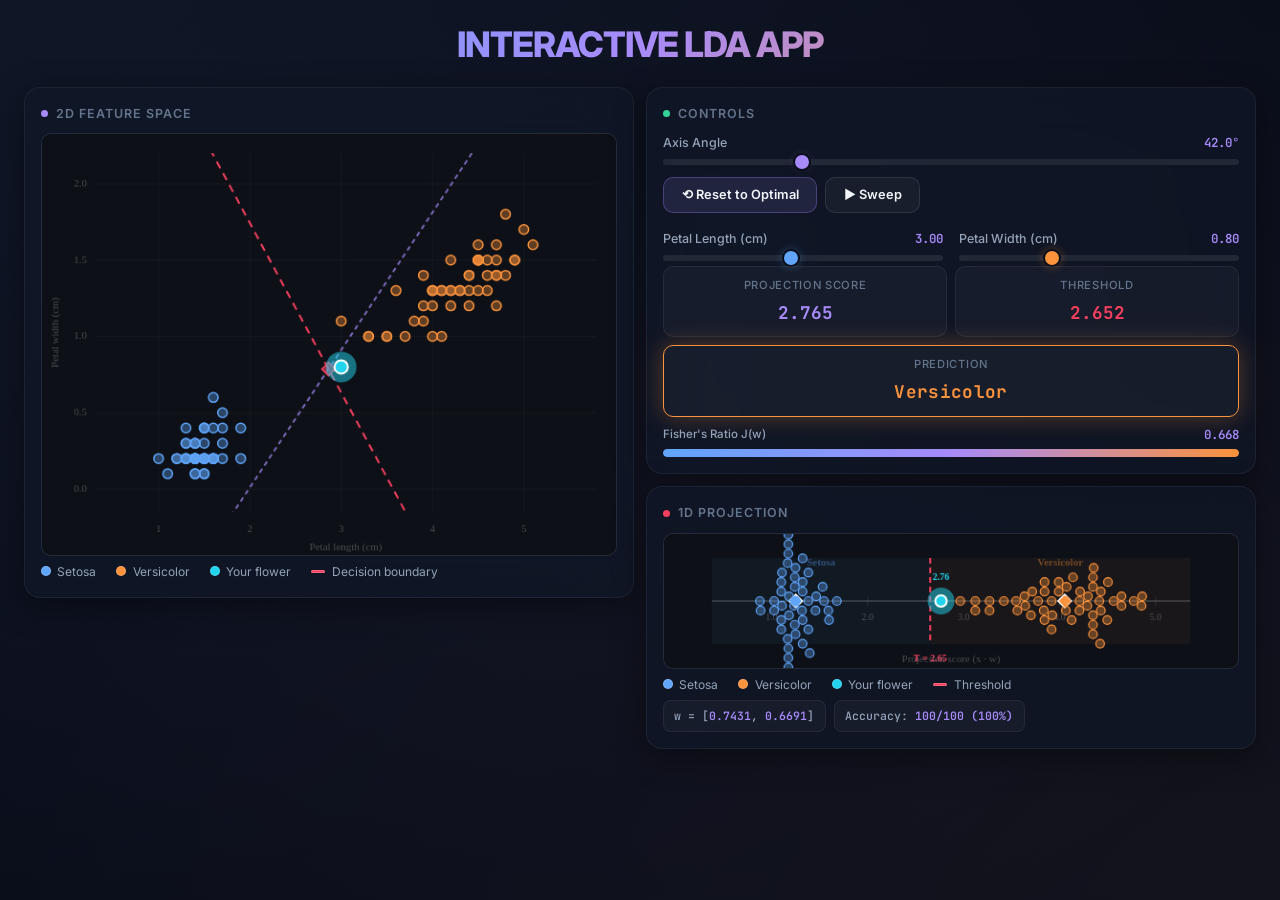
<file: index.html>
<!DOCTYPE html>
<html lang="en">

<head>
  <meta charset="UTF-8" />
  <meta name="viewport" content="width=device-width, initial-scale=1.0" />
  <title>LDA Explorer — Interactive Linear Discriminant Analysis</title>
  <meta name="description"
    content="Explore Fisher's Linear Discriminant Analysis interactively. Rotate the discriminant axis, project data points, and classify flowers in real time." />
  <link rel="preconnect" href="https://fonts.googleapis.com" />
  <link rel="preconnect" href="https://fonts.gstatic.com" crossorigin />
  <link
    href="https://fonts.googleapis.com/css2?family=Inter:wght@300;400;500;600;700;800&family=JetBrains+Mono:wght@400;500;600&display=swap"
    rel="stylesheet" />
  <style>
    *,
    *::before,
    *::after {
      margin: 0;
      padding: 0;
      box-sizing: border-box;
    }

    :root {
      --bg-primary: #0a0e1a;
      --bg-secondary: #111827;
      --bg-card: rgba(17, 24, 39, 0.7);
      --bg-glass: rgba(255, 255, 255, 0.03);
      --border: rgba(255, 255, 255, 0.06);
      --border-accent: rgba(255, 255, 255, 0.1);
      --text-primary: #f1f5f9;
      --text-secondary: #94a3b8;
      --text-muted: #64748b;
      --setosa: #60a5fa;
      --setosa-glow: rgba(96, 165, 250, 0.3);
      --versicolor: #fb923c;
      --versicolor-glow: rgba(251, 146, 60, 0.3);
      --accent: #a78bfa;
      --accent-glow: rgba(167, 139, 250, 0.15);
      --threshold: #f43f5e;
      --success: #34d399;
      --test-point: #22d3ee;
      --test-glow: rgba(34, 211, 238, 0.4);
      --radius: 16px;
      --radius-sm: 10px;
      --shadow: 0 8px 32px rgba(0, 0, 0, 0.4);
    }

    body {
      font-family: 'Inter', system-ui, sans-serif;
      background: var(--bg-primary);
      color: var(--text-primary);
      min-height: 100vh;
      overflow-x: hidden;
      line-height: 1.6;
    }

    /* ── Background decoration ── */
    body::before {
      content: '';
      position: fixed;
      top: -50%;
      left: -50%;
      width: 200%;
      height: 200%;
      background: radial-gradient(ellipse at 20% 20%, rgba(96, 165, 250, 0.06) 0%, transparent 50%),
        radial-gradient(ellipse at 80% 80%, rgba(251, 146, 60, 0.04) 0%, transparent 50%),
        radial-gradient(ellipse at 50% 50%, rgba(167, 139, 250, 0.03) 0%, transparent 60%);
      pointer-events: none;
      z-index: 0;
    }

    /* ── Header ── */
    header {
      position: relative;
      z-index: 1;
      text-align: center;
      padding: 1rem 1.5rem 0.4rem;
    }

    header h1 {
      font-size: clamp(1.5rem, 4vw, 2.2rem);
      font-weight: 800;
      letter-spacing: -0.03em;
      background: linear-gradient(135deg, var(--setosa), var(--accent), var(--versicolor));
      -webkit-background-clip: text;
      -webkit-text-fill-color: transparent;
      background-clip: text;
    }

    header p {
      color: var(--text-secondary);
      font-size: 0.88rem;
      margin-top: 0.15rem;
      font-weight: 400;
    }

    /* ── Layout ── */
    .app {
      position: relative;
      z-index: 1;
      max-width: 1380px;
      margin: 0 auto;
      padding: 0.5rem 1.5rem 1rem;
      display: grid;
      gap: 0.75rem;
      grid-template-columns: 1fr 1fr;
      grid-template-rows: 1fr;
      align-items: start;
    }

    .right-col {
      display: flex;
      flex-direction: column;
      gap: 0.75rem;
    }

    /* ── Cards ── */
    .card {
      background: var(--bg-card);
      border: 1px solid var(--border);
      border-radius: var(--radius);
      backdrop-filter: blur(24px);
      -webkit-backdrop-filter: blur(24px);
      box-shadow: var(--shadow);
      padding: 1rem;
      transition: border-color 0.3s;
    }

    .card:hover {
      border-color: var(--border-accent);
    }

    .card-title {
      font-size: 0.78rem;
      font-weight: 600;
      text-transform: uppercase;
      letter-spacing: 0.08em;
      color: var(--text-muted);
      margin-bottom: 0.6rem;
      display: flex;
      align-items: center;
      gap: 0.5rem;
    }

    .card-title .dot {
      width: 7px;
      height: 7px;
      border-radius: 50%;
      display: inline-block;
    }

    /* ── Canvas containers ── */
    .canvas-wrap {
      position: relative;
      width: 100%;
      background: var(--bg-glass);
      border-radius: var(--radius-sm);
      border: 1px solid var(--border);
      overflow: hidden;
    }

    .canvas-wrap canvas {
      display: block;
      width: 100%;
      height: auto;
    }

    /* ── Controls ── */
    .controls-grid {
      display: grid;
      gap: 1rem;
      grid-template-columns: 1fr 1fr;
    }

    .control-group {
      display: flex;
      flex-direction: column;
      gap: 0.35rem;
    }

    .control-group.full-width {
      grid-column: 1 / -1;
    }

    .control-label {
      font-size: 0.78rem;
      font-weight: 500;
      color: var(--text-secondary);
      display: flex;
      justify-content: space-between;
      align-items: baseline;
    }

    .control-value {
      font-family: 'JetBrains Mono', monospace;
      font-size: 0.78rem;
      font-weight: 600;
      color: var(--accent);
    }

    /* ── Range slider styling ── */
    input[type="range"] {
      -webkit-appearance: none;
      appearance: none;
      width: 100%;
      height: 6px;
      border-radius: 3px;
      background: rgba(255, 255, 255, 0.08);
      outline: none;
      cursor: pointer;
      transition: background 0.2s;
    }

    input[type="range"]:hover {
      background: rgba(255, 255, 255, 0.12);
    }

    input[type="range"]::-webkit-slider-thumb {
      -webkit-appearance: none;
      appearance: none;
      width: 18px;
      height: 18px;
      border-radius: 50%;
      background: var(--accent);
      border: 2px solid var(--bg-primary);
      box-shadow: 0 0 10px var(--accent-glow), 0 2px 6px rgba(0, 0, 0, 0.3);
      transition: transform 0.15s, box-shadow 0.15s;
    }

    input[type="range"]::-webkit-slider-thumb:hover {
      transform: scale(1.15);
      box-shadow: 0 0 16px var(--accent-glow), 0 2px 8px rgba(0, 0, 0, 0.4);
    }

    input[type="range"]::-moz-range-thumb {
      width: 18px;
      height: 18px;
      border-radius: 50%;
      background: var(--accent);
      border: 2px solid var(--bg-primary);
      box-shadow: 0 0 10px var(--accent-glow), 0 2px 6px rgba(0, 0, 0, 0.3);
      cursor: pointer;
    }

    input[type="range"].setosa-range::-webkit-slider-thumb {
      background: var(--setosa);
      box-shadow: 0 0 10px var(--setosa-glow);
    }

    input[type="range"].versicolor-range::-webkit-slider-thumb {
      background: var(--versicolor);
      box-shadow: 0 0 10px var(--versicolor-glow);
    }

    input[type="range"].setosa-range::-moz-range-thumb {
      background: var(--setosa);
      box-shadow: 0 0 10px var(--setosa-glow);
    }

    input[type="range"].versicolor-range::-moz-range-thumb {
      background: var(--versicolor);
      box-shadow: 0 0 10px var(--versicolor-glow);
    }

    /* ── Buttons ── */
    .btn {
      display: inline-flex;
      align-items: center;
      justify-content: center;
      gap: 0.4rem;
      font-family: 'Inter', sans-serif;
      font-size: 0.8rem;
      font-weight: 600;
      padding: 0.6rem 1.1rem;
      border-radius: 10px;
      border: 1px solid var(--border-accent);
      background: rgba(255, 255, 255, 0.04);
      color: var(--text-primary);
      cursor: pointer;
      transition: all 0.2s;
    }

    .btn:hover {
      background: rgba(255, 255, 255, 0.08);
      border-color: var(--accent);
      box-shadow: 0 0 20px var(--accent-glow);
    }

    .btn-accent {
      background: rgba(167, 139, 250, 0.12);
      border-color: rgba(167, 139, 250, 0.3);
    }

    .btn-accent:hover {
      background: rgba(167, 139, 250, 0.2);
    }

    /* ── Result panel ── */
    .result-panel {
      display: grid;
      grid-template-columns: 1fr 1fr;
      gap: 0.5rem;
      margin-top: 0.35rem;
    }

    .result-box {
      background: var(--bg-glass);
      border: 1px solid var(--border);
      border-radius: var(--radius-sm);
      padding: 0.6rem 0.8rem;
      text-align: center;
      transition: border-color 0.3s, box-shadow 0.3s;
    }

    .result-box .label {
      font-size: 0.7rem;
      font-weight: 500;
      color: var(--text-muted);
      text-transform: uppercase;
      letter-spacing: 0.06em;
      margin-bottom: 0.25rem;
    }

    .result-box .value {
      font-family: 'JetBrains Mono', monospace;
      font-size: 1.1rem;
      font-weight: 700;
    }

    .result-box.prediction {
      grid-column: 1 / -1;
      border-color: var(--border-accent);
    }

    .result-box.prediction .value {
      font-size: 1.1rem;
      letter-spacing: 0.02em;
    }

    .result-box.prediction.setosa {
      border-color: var(--setosa);
      box-shadow: 0 0 24px var(--setosa-glow);
    }

    .result-box.prediction.versicolor {
      border-color: var(--versicolor);
      box-shadow: 0 0 24px var(--versicolor-glow);
    }

    /* ── Stats grid ── */
    .stats-row {
      display: flex;
      gap: 0.5rem;
      flex-wrap: wrap;
      margin-top: 0.4rem;
    }

    .stat-chip {
      font-size: 0.72rem;
      font-family: 'JetBrains Mono', monospace;
      font-weight: 500;
      padding: 0.35rem 0.65rem;
      border-radius: 8px;
      background: var(--bg-glass);
      border: 1px solid var(--border);
      color: var(--text-secondary);
    }

    .stat-chip .highlight {
      color: var(--accent);
      font-weight: 600;
    }

    /* ── Fisher ratio bar ── */
    .fisher-bar-wrap {
      margin-top: 0.5rem;
    }

    .fisher-label {
      font-size: 0.72rem;
      font-weight: 500;
      color: var(--text-secondary);
      display: flex;
      justify-content: space-between;
      margin-bottom: 0.3rem;
    }

    .fisher-bar-bg {
      height: 8px;
      background: rgba(255, 255, 255, 0.06);
      border-radius: 4px;
      overflow: hidden;
      position: relative;
    }

    .fisher-bar-fill {
      height: 100%;
      border-radius: 4px;
      background: linear-gradient(90deg, var(--setosa), var(--accent), var(--versicolor));
      transition: width 0.3s ease;
    }

    /* ── Projection card in right column ── */
    .projection-card {
      /* No longer full width — stacks in the right column */
    }

    /* ── Legend ── */
    .legend {
      display: flex;
      gap: 1.25rem;
      margin-top: 0.35rem;
      flex-wrap: wrap;
    }

    .legend-item {
      display: flex;
      align-items: center;
      gap: 0.4rem;
      font-size: 0.75rem;
      color: var(--text-secondary);
    }

    .legend-swatch {
      width: 10px;
      height: 10px;
      border-radius: 50%;
      border: 1.5px solid rgba(255, 255, 255, 0.2);
    }

    /* ── Responsive ── */
    @media (max-width: 860px) {
      .app {
        grid-template-columns: 1fr;
        padding: 0.5rem 1rem 1.5rem;
      }

      .right-col {
        gap: 1rem;
      }

      .controls-grid {
        grid-template-columns: 1fr;
      }
    }
  </style>
</head>

<body>

  <header>
    <h1>INTERACTIVE LDA APP</h1>
  </header>

  <main class="app">

    <!-- ─── 2D Scatter ─── -->
    <section class="card" id="scatter-card">
      <div class="card-title">
        <span class="dot" style="background:var(--accent)"></span>
        2D Feature Space
      </div>
      <div class="canvas-wrap">
        <canvas id="scatterCanvas" width="600" height="440"></canvas>
      </div>
      <div class="legend">
        <span class="legend-item"><span class="legend-swatch" style="background:var(--setosa)"></span> Setosa</span>
        <span class="legend-item"><span class="legend-swatch" style="background:var(--versicolor)"></span>
          Versicolor</span>
        <span class="legend-item"><span class="legend-swatch" style="background:var(--test-point)"></span> Your
          flower</span>
        <span class="legend-item"><span class="legend-swatch"
            style="background:var(--threshold);border-radius:2px;width:14px;height:3px"></span> Decision boundary</span>
      </div>
    </section>

    <!-- ─── Right Column ─── -->
    <div class="right-col">

      <!-- ─── Controls ─── -->
      <section class="card" id="controls-card">
        <div class="card-title">
          <span class="dot" style="background:var(--success)"></span>
          Controls
        </div>

        <div class="controls-grid">
          <div class="control-group full-width">
            <div class="control-label">
              <span>Axis Angle</span>
              <span class="control-value" id="angle-val">41.8°</span>
            </div>
            <input type="range" id="angle-slider" min="0" max="180" step="0.5" value="41.8" />
            <div style="display:flex;gap:0.5rem;margin-top:0.4rem">
              <button class="btn btn-accent" id="btn-reset">⟲ Reset to Optimal</button>
              <button class="btn" id="btn-animate">▶ Sweep</button>
            </div>
          </div>

          <div class="control-group">
            <div class="control-label">
              <span>Petal Length (cm)</span>
              <span class="control-value" id="pl-val">3.0</span>
            </div>
            <input type="range" class="setosa-range" id="pl-slider" min="0.5" max="6.0" step="0.05" value="3.0" />
          </div>

          <div class="control-group">
            <div class="control-label">
              <span>Petal Width (cm)</span>
              <span class="control-value" id="pw-val">0.8</span>
            </div>
            <input type="range" class="versicolor-range" id="pw-slider" min="0.0" max="2.5" step="0.05" value="0.8" />
          </div>
        </div>

        <!-- Result -->
        <div class="result-panel">
          <div class="result-box">
            <div class="label">Projection Score</div>
            <div class="value" id="score-val" style="color:var(--accent)">—</div>
          </div>
          <div class="result-box">
            <div class="label">Threshold</div>
            <div class="value" id="thresh-val" style="color:var(--threshold)">—</div>
          </div>
          <div class="result-box prediction" id="prediction-box">
            <div class="label">Prediction</div>
            <div class="value" id="prediction-val">—</div>
          </div>
        </div>

        <!-- Fisher ratio -->
        <div class="fisher-bar-wrap">
          <div class="fisher-label">
            <span>Fisher's Ratio J(w)</span>
            <span class="control-value" id="fisher-val">—</span>
          </div>
          <div class="fisher-bar-bg">
            <div class="fisher-bar-fill" id="fisher-fill" style="width:0%"></div>
          </div>
        </div>
      </section>

      <!-- ─── 1D Projection ─── -->
      <section class="card projection-card" id="projection-card">
        <div class="card-title">
          <span class="dot" style="background:var(--threshold)"></span>
          1D Projection
        </div>
        <div class="canvas-wrap">
          <canvas id="projCanvas" width="600" height="140"></canvas>
        </div>
        <div class="legend">
          <span class="legend-item"><span class="legend-swatch" style="background:var(--setosa)"></span> Setosa</span>
          <span class="legend-item"><span class="legend-swatch" style="background:var(--versicolor)"></span>
            Versicolor</span>
          <span class="legend-item"><span class="legend-swatch" style="background:var(--test-point)"></span> Your
            flower</span>
          <span class="legend-item"><span class="legend-swatch"
              style="background:var(--threshold);border-radius:2px;width:14px;height:3px"></span> Threshold</span>
        </div>
        <div class="stats-row">
          <span class="stat-chip">w = [<span class="highlight" id="w0-val">—</span>, <span class="highlight"
              id="w1-val">—</span>]</span>
          <span class="stat-chip">Accuracy: <span class="highlight" id="acc-val">—</span></span>
        </div>
      </section>

    </div><!-- /.right-col -->

  </main>

  <script>
    // ═══════════════════════════════════════════════════════════════
    // DATA
    // ═══════════════════════════════════════════════════════════════
    const setosaData = [[1.4, 0.2], [1.4, 0.2], [1.3, 0.2], [1.5, 0.2], [1.4, 0.2], [1.7, 0.4], [1.4, 0.3], [1.5, 0.2], [1.4, 0.2], [1.5, 0.1], [1.5, 0.2], [1.6, 0.2], [1.4, 0.1], [1.1, 0.1], [1.2, 0.2], [1.5, 0.4], [1.3, 0.4], [1.4, 0.3], [1.7, 0.3], [1.5, 0.3], [1.7, 0.2], [1.5, 0.4], [1.0, 0.2], [1.7, 0.5], [1.9, 0.2], [1.6, 0.2], [1.6, 0.4], [1.5, 0.2], [1.4, 0.2], [1.6, 0.2], [1.6, 0.2], [1.5, 0.4], [1.5, 0.1], [1.4, 0.2], [1.5, 0.2], [1.2, 0.2], [1.3, 0.2], [1.4, 0.1], [1.3, 0.2], [1.5, 0.2], [1.3, 0.3], [1.3, 0.3], [1.3, 0.2], [1.6, 0.6], [1.9, 0.4], [1.4, 0.3], [1.6, 0.2], [1.4, 0.2], [1.5, 0.2], [1.4, 0.2]];
    const versicolorData = [[4.7, 1.4], [4.5, 1.5], [4.9, 1.5], [4.0, 1.3], [4.6, 1.5], [4.5, 1.3], [4.7, 1.6], [3.3, 1.0], [4.6, 1.3], [3.9, 1.4], [3.5, 1.0], [4.2, 1.5], [4.0, 1.0], [4.7, 1.4], [3.6, 1.3], [4.4, 1.4], [4.5, 1.5], [4.1, 1.0], [4.5, 1.5], [3.9, 1.1], [4.8, 1.8], [4.0, 1.3], [4.9, 1.5], [4.7, 1.2], [4.3, 1.3], [4.4, 1.4], [4.8, 1.4], [5.0, 1.7], [4.5, 1.5], [3.5, 1.0], [3.8, 1.1], [3.7, 1.0], [3.9, 1.2], [5.1, 1.6], [4.5, 1.5], [4.5, 1.6], [4.7, 1.5], [4.4, 1.3], [4.1, 1.3], [4.0, 1.3], [4.4, 1.2], [4.6, 1.4], [4.0, 1.2], [3.3, 1.0], [4.2, 1.3], [4.2, 1.2], [4.2, 1.3], [4.3, 1.3], [3.0, 1.1], [4.1, 1.3]];

    // ═══════════════════════════════════════════════════════════════
    // MATH HELPERS
    // ═══════════════════════════════════════════════════════════════
    function mean(arr) {
      const s = [0, 0];
      for (const p of arr) { s[0] += p[0]; s[1] += p[1]; }
      return [s[0] / arr.length, s[1] / arr.length];
    }

    function dot(a, b) { return a[0] * b[0] + a[1] * b[1]; }
    function norm(v) { return Math.sqrt(v[0] * v[0] + v[1] * v[1]); }
    function normalise(v) { const n = norm(v); return [v[0] / n, v[1] / n]; }

    const mu0 = mean(setosaData);
    const mu1 = mean(versicolorData);
    const allData = [...setosaData, ...versicolorData];
    const muAll = mean(allData);

    // Pre-compute Sw
    function computeSw() {
      const S = [[0, 0], [0, 0]];
      for (const p of setosaData) {
        const d0 = p[0] - mu0[0], d1 = p[1] - mu0[1];
        S[0][0] += d0 * d0; S[0][1] += d0 * d1; S[1][0] += d1 * d0; S[1][1] += d1 * d1;
      }
      for (const p of versicolorData) {
        const d0 = p[0] - mu1[0], d1 = p[1] - mu1[1];
        S[0][0] += d0 * d0; S[0][1] += d0 * d1; S[1][0] += d1 * d0; S[1][1] += d1 * d1;
      }
      return S;
    }
    const Sw = computeSw();

    // Fisher's ratio for a given direction w
    function fisherRatio(w) {
      const proj0 = dot(mu0, w);
      const proj1 = dot(mu1, w);
      const between = (proj0 - proj1) ** 2;
      let var0 = 0, var1 = 0;
      for (const p of setosaData) { const s = dot(p, w) - proj0; var0 += s * s; }
      for (const p of versicolorData) { const s = dot(p, w) - proj1; var1 += s * s; }
      const within = var0 + var1;
      return within === 0 ? 0 : between / within;
    }

    // Optimal LDA angle
    const optW = normalise([mu1[0] - mu0[0], mu1[1] - mu0[1]]); // Simplified; real LDA uses Sw^-1
    // Real optimal: eigenvector of Sw^-1 @ Sb — let's compute it
    function computeOptimalW() {
      const det = Sw[0][0] * Sw[1][1] - Sw[0][1] * Sw[1][0];
      const inv = [
        [Sw[1][1] / det, -Sw[0][1] / det],
        [-Sw[1][0] / det, Sw[0][0] / det]
      ];
      // For 2-class, w* = Sw^-1 (mu1 - mu0)
      const diff = [mu1[0] - mu0[0], mu1[1] - mu0[1]];
      const w = [
        inv[0][0] * diff[0] + inv[0][1] * diff[1],
        inv[1][0] * diff[0] + inv[1][1] * diff[1]
      ];
      return normalise(w);
    }
    const optimalW = computeOptimalW();
    const optimalAngle = Math.atan2(optimalW[1], optimalW[0]) * 180 / Math.PI;
    const maxFisher = fisherRatio(optimalW);

    // ═══════════════════════════════════════════════════════════════
    // DOM REFS
    // ═══════════════════════════════════════════════════════════════
    const angleSlider = document.getElementById('angle-slider');
    const plSlider = document.getElementById('pl-slider');
    const pwSlider = document.getElementById('pw-slider');
    const angleVal = document.getElementById('angle-val');
    const plVal = document.getElementById('pl-val');
    const pwVal = document.getElementById('pw-val');
    const scoreVal = document.getElementById('score-val');
    const threshVal = document.getElementById('thresh-val');
    const predVal = document.getElementById('prediction-val');
    const predBox = document.getElementById('prediction-box');
    const fisherVal = document.getElementById('fisher-val');
    const fisherFill = document.getElementById('fisher-fill');
    const w0Val = document.getElementById('w0-val');
    const w1Val = document.getElementById('w1-val');
    const accVal = document.getElementById('acc-val');
    const btnReset = document.getElementById('btn-reset');
    const btnAnimate = document.getElementById('btn-animate');

    const scatterCanvas = document.getElementById('scatterCanvas');
    const projCanvas = document.getElementById('projCanvas');
    const sctx = scatterCanvas.getContext('2d');
    const pctx = projCanvas.getContext('2d');

    // HiDPI
    function setupCanvas(canvas, ctx) {
      const dpr = window.devicePixelRatio || 1;
      const rect = canvas.getBoundingClientRect();
      const w = canvas.width;
      const h = canvas.height;
      canvas.width = w * dpr;
      canvas.height = h * dpr;
      canvas.style.width = '100%';
      canvas.style.height = 'auto';
      ctx.scale(dpr, dpr);
      // Return logical dimensions
      return { w, h };
    }

    const sDim = setupCanvas(scatterCanvas, sctx);
    const pDim = setupCanvas(projCanvas, pctx);

    // ═══════════════════════════════════════════════════════════════
    // COLORS
    // ═══════════════════════════════════════════════════════════════
    const COL = {
      setosa: '#60a5fa',
      setosaFill: 'rgba(96,165,250,0.35)',
      versicolor: '#fb923c',
      versicolorFill: 'rgba(251,146,60,0.35)',
      axis: 'rgba(167,139,250,0.7)',
      axisBright: '#a78bfa',
      threshold: '#f43f5e',
      thresholdFill: 'rgba(244,63,94,0.15)',
      grandMean: '#f43f5e',
      testPoint: '#22d3ee',
      testGlow: 'rgba(34,211,238,0.5)',
      grid: 'rgba(255,255,255,0.04)',
      gridLabel: 'rgba(255,255,255,0.25)',
      bg: '#0d1117',
    };

    // ═══════════════════════════════════════════════════════════════
    // SCATTER PLOT
    // ═══════════════════════════════════════════════════════════════
    function drawScatter(w, testPt) {
      const ctx = sctx;
      const W = sDim.w, H = sDim.h;
      const pad = { top: 20, right: 20, bottom: 45, left: 55 };
      const pw_ = W - pad.left - pad.right;
      const ph = H - pad.top - pad.bottom;

      // Data range
      const xMin = 0.3, xMax = 5.8, yMin = -0.15, yMax = 2.2;
      const toX = v => pad.left + (v - xMin) / (xMax - xMin) * pw_;
      const toY = v => pad.top + ph - (v - yMin) / (yMax - yMin) * ph;

      // Clear
      ctx.clearRect(0, 0, W, H);
      ctx.fillStyle = COL.bg;
      ctx.fillRect(0, 0, W, H);

      // Grid
      ctx.strokeStyle = COL.grid;
      ctx.lineWidth = 1;
      ctx.setLineDash([]);
      for (let x = 1; x <= 5; x++) {
        ctx.beginPath(); ctx.moveTo(toX(x), pad.top); ctx.lineTo(toX(x), pad.top + ph); ctx.stroke();
      }
      for (let y = 0; y <= 2; y += 0.5) {
        ctx.beginPath(); ctx.moveTo(pad.left, toY(y)); ctx.lineTo(pad.left + pw_, toY(y)); ctx.stroke();
      }

      // Axes labels
      ctx.fillStyle = COL.gridLabel;
      ctx.font = '11px Inter';
      ctx.textAlign = 'center';
      for (let x = 1; x <= 5; x++) ctx.fillText(x, toX(x), H - 24);
      ctx.fillText('Petal length (cm)', pad.left + pw_ / 2, H - 5);

      ctx.textAlign = 'right';
      ctx.textBaseline = 'middle';
      for (let y = 0; y <= 2; y += 0.5) ctx.fillText(y.toFixed(1), pad.left - 8, toY(y));

      ctx.save();
      ctx.translate(14, pad.top + ph / 2);
      ctx.rotate(-Math.PI / 2);
      ctx.textAlign = 'center';
      ctx.fillText('Petal width (cm)', 0, 0);
      ctx.restore();

      // ── Decision boundary (perpendicular to w through threshold point) ──
      const projMu0 = dot(mu0, w);
      const projMu1 = dot(mu1, w);
      const threshold = (projMu0 + projMu1) / 2;
      const tBound = threshold - dot(muAll, w);
      const boundPt = [muAll[0] + tBound * w[0], muAll[1] + tBound * w[1]];
      const wPerp = [-w[1], w[0]];

      // Shade the two halves lightly
      // Determine which side is setosa
      const setosaSide = projMu0 < threshold ? -1 : 1;

      // Decision boundary line
      const bp1 = [boundPt[0] - 8 * wPerp[0], boundPt[1] - 8 * wPerp[1]];
      const bp2 = [boundPt[0] + 8 * wPerp[0], boundPt[1] + 8 * wPerp[1]];
      ctx.save();
      ctx.beginPath();
      ctx.rect(pad.left, pad.top, pw_, ph);
      ctx.clip();
      ctx.strokeStyle = COL.threshold;
      ctx.lineWidth = 2;
      ctx.setLineDash([8, 6]);
      ctx.beginPath();
      ctx.moveTo(toX(bp1[0]), toY(bp1[1]));
      ctx.lineTo(toX(bp2[0]), toY(bp2[1]));
      ctx.stroke();
      ctx.setLineDash([]);
      ctx.restore();

      // ── LDA axis (through grand mean) ──
      const tRange = 6;
      const a1 = [muAll[0] - tRange * w[0], muAll[1] - tRange * w[1]];
      const a2 = [muAll[0] + tRange * w[0], muAll[1] + tRange * w[1]];
      ctx.save();
      ctx.beginPath();
      ctx.rect(pad.left, pad.top, pw_, ph);
      ctx.clip();
      ctx.strokeStyle = COL.axis;
      ctx.lineWidth = 2;
      ctx.setLineDash([5, 4]);
      ctx.beginPath();
      ctx.moveTo(toX(a1[0]), toY(a1[1]));
      ctx.lineTo(toX(a2[0]), toY(a2[1]));
      ctx.stroke();
      ctx.setLineDash([]);

      // ── Projection lines (drop lines from points to axis) ──
      // For the test point, draw a visible projection line
      if (testPt) {
        const tScore = dot(testPt, w);
        // Find the point on the axis closest to the test point
        const t_proj = tScore - dot(muAll, w);
        const projPt = [muAll[0] + t_proj * w[0], muAll[1] + t_proj * w[1]];
        ctx.strokeStyle = 'rgba(34, 211, 238, 0.3)';
        ctx.lineWidth = 1.5;
        ctx.setLineDash([4, 3]);
        ctx.beginPath();
        ctx.moveTo(toX(testPt[0]), toY(testPt[1]));
        ctx.lineTo(toX(projPt[0]), toY(projPt[1]));
        ctx.stroke();
        ctx.setLineDash([]);
      }
      ctx.restore();

      // ── Data points ──
      function drawPoint(x, y, color, fillColor, r) {
        ctx.beginPath();
        ctx.arc(toX(x), toY(y), r, 0, Math.PI * 2);
        ctx.fillStyle = fillColor;
        ctx.fill();
        ctx.strokeStyle = color;
        ctx.lineWidth = 1.5;
        ctx.stroke();
      }

      for (const p of setosaData) drawPoint(p[0], p[1], COL.setosa, COL.setosaFill, 5);
      for (const p of versicolorData) drawPoint(p[0], p[1], COL.versicolor, COL.versicolorFill, 5);

      // ── Grand mean ──
      const mx = toX(muAll[0]), my = toY(muAll[1]);
      ctx.beginPath();
      const s = 7;
      ctx.moveTo(mx, my - s); ctx.lineTo(mx + s, my); ctx.lineTo(mx, my + s); ctx.lineTo(mx - s, my);
      ctx.closePath();
      ctx.fillStyle = 'rgba(244,63,94,0.6)';
      ctx.fill();
      ctx.strokeStyle = COL.grandMean;
      ctx.lineWidth = 1.5;
      ctx.stroke();

      // ── Test point ──
      if (testPt) {
        // Glow
        ctx.beginPath();
        ctx.arc(toX(testPt[0]), toY(testPt[1]), 16, 0, Math.PI * 2);
        ctx.fillStyle = COL.testGlow;
        ctx.fill();
        // Point
        ctx.beginPath();
        ctx.arc(toX(testPt[0]), toY(testPt[1]), 7, 0, Math.PI * 2);
        ctx.fillStyle = COL.testPoint;
        ctx.fill();
        ctx.strokeStyle = '#fff';
        ctx.lineWidth = 2;
        ctx.stroke();
      }

      // ── Axis arrow label ──
      ctx.save();
      const labelPos = [muAll[0] + (tRange - 1.5) * w[0], muAll[1] + (tRange - 1.5) * w[1]];
      const lx = toX(labelPos[0]), ly = toY(labelPos[1]);
      if (lx > pad.left && lx < W - pad.right && ly > pad.top && ly < pad.top + ph) {
        ctx.fillStyle = COL.axisBright;
        ctx.font = '600 11px Inter';
        ctx.textAlign = 'left';
        ctx.fillText('w', lx + 8, ly - 6);
      }
      ctx.restore();
    }

    // ═══════════════════════════════════════════════════════════════
    // 1D PROJECTION — NUMBER LINE
    // ═══════════════════════════════════════════════════════════════
    function drawProjection(w, testPt) {
      const ctx = pctx;
      const W = pDim.w, H = pDim.h;
      const pad = { left: 50, right: 50, top: 35, bottom: 35 };
      const lineY = H / 2;
      const lineW = W - pad.left - pad.right;

      // Compute all projections
      const projS = setosaData.map(p => dot(p, w));
      const projV = versicolorData.map(p => dot(p, w));
      const allProj = [...projS, ...projV];
      const projMin = Math.min(...allProj) - 0.5;
      const projMax = Math.max(...allProj) + 0.5;

      const toX = v => pad.left + (v - projMin) / (projMax - projMin) * lineW;

      // Threshold
      const projMu0 = dot(mu0, w);
      const projMu1 = dot(mu1, w);
      const threshold = (projMu0 + projMu1) / 2;

      // Clear
      ctx.clearRect(0, 0, W, H);
      ctx.fillStyle = COL.bg;
      ctx.fillRect(0, 0, W, H);

      // ── Shade regions ──
      const threshX = toX(threshold);
      const leftClass = projMu0 < projMu1 ? 'setosa' : 'versicolor';
      const rightClass = leftClass === 'setosa' ? 'versicolor' : 'setosa';

      ctx.fillStyle = leftClass === 'setosa' ? 'rgba(96,165,250,0.05)' : 'rgba(251,146,60,0.05)';
      ctx.fillRect(pad.left, pad.top - 10, threshX - pad.left, H - pad.top - pad.bottom + 20);
      ctx.fillStyle = rightClass === 'setosa' ? 'rgba(96,165,250,0.05)' : 'rgba(251,146,60,0.05)';
      ctx.fillRect(threshX, pad.top - 10, pad.left + lineW - threshX, H - pad.top - pad.bottom + 20);

      // Region labels
      ctx.font = '600 11px Inter';
      ctx.textAlign = 'center';
      ctx.fillStyle = leftClass === 'setosa' ? 'rgba(96,165,250,0.4)' : 'rgba(251,146,60,0.4)';
      ctx.fillText(leftClass.charAt(0).toUpperCase() + leftClass.slice(1), (pad.left + threshX) / 2, pad.top - 2);
      ctx.fillStyle = rightClass === 'setosa' ? 'rgba(96,165,250,0.4)' : 'rgba(251,146,60,0.4)';
      ctx.fillText(rightClass.charAt(0).toUpperCase() + rightClass.slice(1), (threshX + pad.left + lineW) / 2, pad.top - 2);

      // ── Number line ──
      ctx.strokeStyle = 'rgba(255,255,255,0.15)';
      ctx.lineWidth = 2;
      ctx.beginPath();
      ctx.moveTo(pad.left, lineY);
      ctx.lineTo(pad.left + lineW, lineY);
      ctx.stroke();

      // Tick marks
      const tickStep = Math.ceil((projMax - projMin) / 8 * 2) / 2; // Round to 0.5
      const firstTick = Math.ceil(projMin / tickStep) * tickStep;
      ctx.fillStyle = COL.gridLabel;
      ctx.font = '10px JetBrains Mono';
      ctx.textAlign = 'center';
      for (let t = firstTick; t <= projMax; t += tickStep) {
        const tx = toX(t);
        ctx.beginPath();
        ctx.moveTo(tx, lineY - 5);
        ctx.lineTo(tx, lineY + 5);
        ctx.strokeStyle = 'rgba(255,255,255,0.1)';
        ctx.lineWidth = 1;
        ctx.stroke();
        ctx.fillText(t.toFixed(1), tx, lineY + 20);
      }

      // ── Threshold line ──
      ctx.strokeStyle = COL.threshold;
      ctx.lineWidth = 2;
      ctx.setLineDash([6, 4]);
      ctx.beginPath();
      ctx.moveTo(threshX, pad.top - 10);
      ctx.lineTo(threshX, H - pad.bottom + 10);
      ctx.stroke();
      ctx.setLineDash([]);

      // Threshold label
      ctx.fillStyle = COL.threshold;
      ctx.font = '600 10px JetBrains Mono';
      ctx.textAlign = 'center';
      ctx.fillText(`T = ${threshold.toFixed(2)}`, threshX, H - pad.bottom + 28);

      // ── Projected class means (diamond markers on the line) ──
      function drawDiamond(x, y, size, color) {
        ctx.beginPath();
        ctx.moveTo(x, y - size); ctx.lineTo(x + size, y); ctx.lineTo(x, y + size); ctx.lineTo(x - size, y);
        ctx.closePath();
        ctx.fillStyle = color;
        ctx.fill();
        ctx.strokeStyle = '#fff';
        ctx.lineWidth = 1.5;
        ctx.stroke();
      }
      drawDiamond(toX(projMu0), lineY, 7, COL.setosa);
      drawDiamond(toX(projMu1), lineY, 7, COL.versicolor);

      // ── Projected data points ──
      // Use beeswarm-style offset to avoid overlap
      function beeswarm(values, radius) {
        const sorted = values.map((v, i) => ({ v, i })).sort((a, b) => a.v - b.v);
        const positions = new Array(values.length);
        for (const item of sorted) {
          const px = toX(item.v);
          let offsetY = 0;
          let placed = false;
          for (let attempt = 0; attempt < 20; attempt++) {
            const signs = attempt === 0 ? [0] : [1, -1];
            for (const sign of signs) {
              const tryY = lineY + sign * attempt * (radius * 1.1);
              let collision = false;
              for (let j = 0; j < positions.length; j++) {
                if (positions[j] === undefined) continue;
                const dx = px - positions[j].x;
                const dy = tryY - positions[j].y;
                if (Math.sqrt(dx * dx + dy * dy) < radius * 2.1) { collision = true; break; }
              }
              if (!collision) {
                offsetY = tryY;
                placed = true;
                break;
              }
            }
            if (placed) break;
          }
          if (!placed) offsetY = lineY;
          positions[item.i] = { x: px, y: offsetY };
        }
        return positions;
      }

      const r = 4.5;
      const posS = beeswarm(projS, r);
      const posV = beeswarm(projV, r);

      // Draw dots
      for (const pos of posS) {
        ctx.beginPath();
        ctx.arc(pos.x, pos.y, r, 0, Math.PI * 2);
        ctx.fillStyle = COL.setosaFill;
        ctx.fill();
        ctx.strokeStyle = COL.setosa;
        ctx.lineWidth = 1.2;
        ctx.stroke();
      }
      for (const pos of posV) {
        ctx.beginPath();
        ctx.arc(pos.x, pos.y, r, 0, Math.PI * 2);
        ctx.fillStyle = COL.versicolorFill;
        ctx.fill();
        ctx.strokeStyle = COL.versicolor;
        ctx.lineWidth = 1.2;
        ctx.stroke();
      }

      // ── Test point projection ──
      if (testPt) {
        const testScore = dot(testPt, w);
        const tx = toX(testScore);
        // Glow
        ctx.beginPath();
        ctx.arc(tx, lineY, 14, 0, Math.PI * 2);
        ctx.fillStyle = COL.testGlow;
        ctx.fill();
        // Point
        ctx.beginPath();
        ctx.arc(tx, lineY, 6, 0, Math.PI * 2);
        ctx.fillStyle = COL.testPoint;
        ctx.fill();
        ctx.strokeStyle = '#fff';
        ctx.lineWidth = 2;
        ctx.stroke();
        // Label
        ctx.fillStyle = COL.testPoint;
        ctx.font = '600 10px JetBrains Mono';
        ctx.textAlign = 'center';
        ctx.fillText(testScore.toFixed(2), tx, lineY - 22);
      }

      // Axis label
      ctx.fillStyle = 'rgba(255,255,255,0.25)';
      ctx.font = '11px Inter';
      ctx.textAlign = 'center';
      ctx.fillText('Projection score (x · w)', pad.left + lineW / 2, H - 6);
    }

    // ═══════════════════════════════════════════════════════════════
    // UPDATE LOOP
    // ═══════════════════════════════════════════════════════════════
    function update() {
      const angleDeg = parseFloat(angleSlider.value);
      const angleRad = angleDeg * Math.PI / 180;
      const w = [Math.cos(angleRad), Math.sin(angleRad)];

      const pl = parseFloat(plSlider.value);
      const pw = parseFloat(pwSlider.value);
      const testPt = [pl, pw];

      // Update display values
      angleVal.textContent = angleDeg.toFixed(1) + '°';
      plVal.textContent = pl.toFixed(2);
      pwVal.textContent = pw.toFixed(2);

      // Compute projection and classification
      const testScore = dot(testPt, w);
      const projMu0 = dot(mu0, w);
      const projMu1 = dot(mu1, w);
      const threshold = (projMu0 + projMu1) / 2;

      let prediction;
      if (projMu0 < projMu1) {
        prediction = testScore < threshold ? 'setosa' : 'versicolor';
      } else {
        prediction = testScore < threshold ? 'versicolor' : 'setosa';
      }

      scoreVal.textContent = testScore.toFixed(3);
      threshVal.textContent = threshold.toFixed(3);
      predVal.textContent = prediction.charAt(0).toUpperCase() + prediction.slice(1);
      predBox.classList.remove('setosa', 'versicolor');
      predBox.classList.add(prediction);
      predVal.style.color = prediction === 'setosa' ? COL.setosa : COL.versicolor;

      // Fisher ratio
      const jr = fisherRatio(w);
      fisherVal.textContent = jr.toFixed(3);
      const pct = Math.min(100, (jr / maxFisher) * 100);
      fisherFill.style.width = pct + '%';

      // w display
      w0Val.textContent = w[0].toFixed(4);
      w1Val.textContent = w[1].toFixed(4);

      // Accuracy
      let correct = 0;
      for (const p of setosaData) {
        const s = dot(p, w);
        const pred = projMu0 < projMu1 ? (s < threshold ? 0 : 1) : (s < threshold ? 1 : 0);
        if (pred === 0) correct++;
      }
      for (const p of versicolorData) {
        const s = dot(p, w);
        const pred = projMu0 < projMu1 ? (s < threshold ? 0 : 1) : (s < threshold ? 1 : 0);
        if (pred === 1) correct++;
      }
      accVal.textContent = `${correct}/100 (${correct}%)`;

      // Draw
      drawScatter(w, testPt);
      drawProjection(w, testPt);
    }

    // ═══════════════════════════════════════════════════════════════
    // EVENT HANDLERS
    // ═══════════════════════════════════════════════════════════════
    angleSlider.addEventListener('input', update);
    plSlider.addEventListener('input', update);
    pwSlider.addEventListener('input', update);

    // Set initial angle to optimal
    angleSlider.value = optimalAngle.toFixed(1);

    btnReset.addEventListener('click', () => {
      angleSlider.value = optimalAngle.toFixed(1);
      update();
    });

    let animating = false;
    let animId = null;
    btnAnimate.addEventListener('click', () => {
      if (animating) {
        animating = false;
        btnAnimate.textContent = '▶ Sweep';
        cancelAnimationFrame(animId);
        return;
      }
      animating = true;
      btnAnimate.textContent = '⏸ Stop';
      let angle = 0;
      function step() {
        if (!animating) return;
        angle += 0.4;
        if (angle > 180) angle = 0;
        angleSlider.value = angle.toFixed(1);
        update();
        animId = requestAnimationFrame(step);
      }
      step();
    });

    // Initial draw
    update();
  </script>
</body>

</html>
</file>
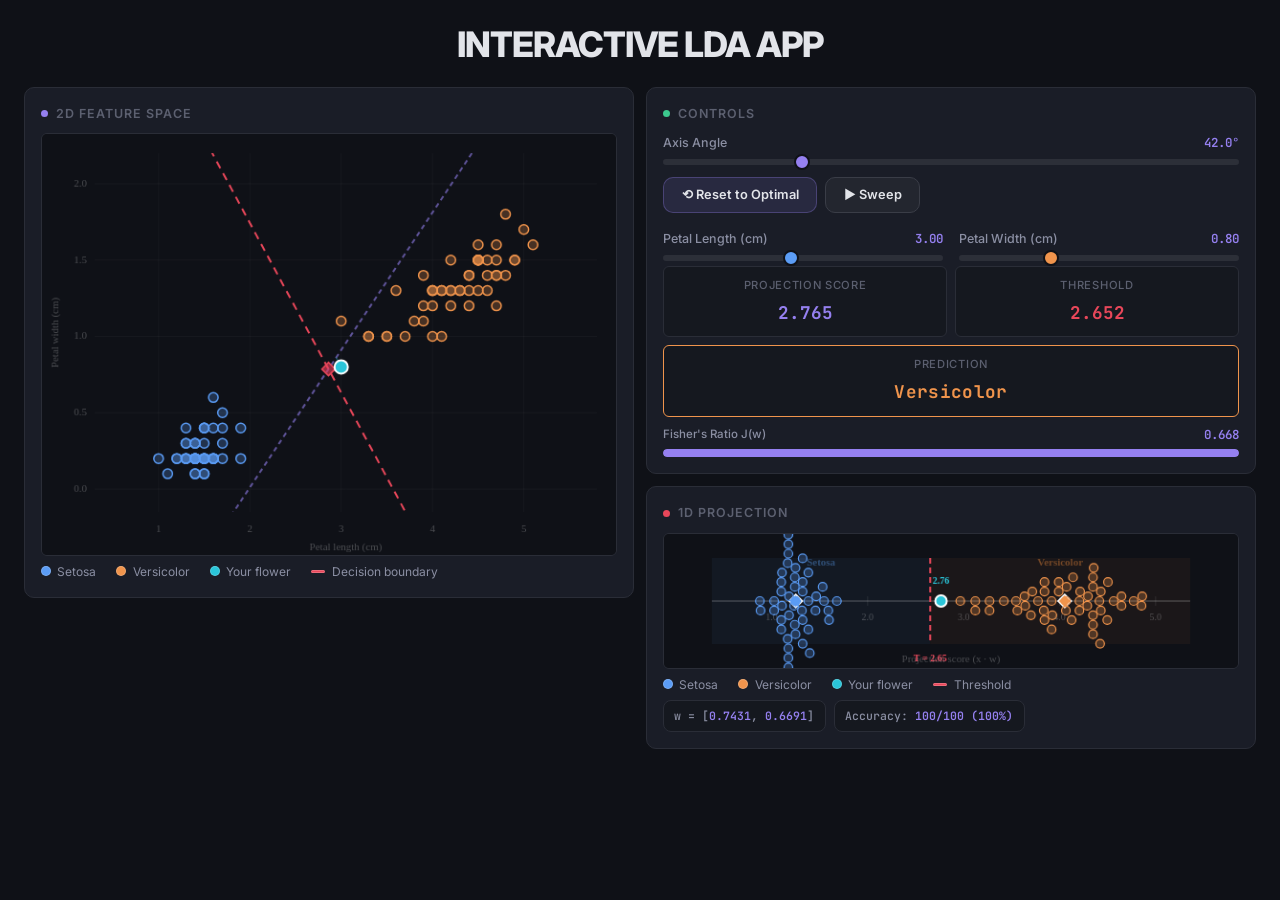
<file: lda-interactive-web-app.html>
<!DOCTYPE html>
<html lang="en">

<head>
  <meta charset="UTF-8" />
  <meta name="viewport" content="width=device-width, initial-scale=1.0" />
  <title>LDA Explorer — Interactive Linear Discriminant Analysis</title>
  <meta name="description"
    content="Explore Fisher's Linear Discriminant Analysis interactively. Rotate the discriminant axis, project data points, and classify flowers in real time." />
  <link rel="preconnect" href="https://fonts.googleapis.com" />
  <link rel="preconnect" href="https://fonts.gstatic.com" crossorigin />
  <link
    href="https://fonts.googleapis.com/css2?family=Inter:wght@300;400;500;600;700;800&family=JetBrains+Mono:wght@400;500;600&display=swap"
    rel="stylesheet" />
  <link rel="stylesheet" href="pachuychuy.css" />
</head>

<body>

  <header>
    <h1>INTERACTIVE LDA APP</h1>
  </header>

  <main class="app">

    <!-- ─── 2D Scatter ─── -->
    <section class="card" id="scatter-card">
      <div class="card-title">
        <span class="dot" style="background:var(--accent)"></span>
        2D Feature Space
      </div>
      <div class="canvas-wrap">
        <canvas id="scatterCanvas" width="600" height="440"></canvas>
      </div>
      <div class="legend">
        <span class="legend-item"><span class="legend-swatch" style="background:var(--setosa)"></span> Setosa</span>
        <span class="legend-item"><span class="legend-swatch" style="background:var(--versicolor)"></span>
          Versicolor</span>
        <span class="legend-item"><span class="legend-swatch" style="background:var(--test-point)"></span> Your
          flower</span>
        <span class="legend-item"><span class="legend-swatch"
            style="background:var(--threshold);border-radius:2px;width:14px;height:3px"></span> Decision boundary</span>
      </div>
    </section>

    <!-- ─── Right Column ─── -->
    <div class="right-col">

      <!-- ─── Controls ─── -->
      <section class="card" id="controls-card">
        <div class="card-title">
          <span class="dot" style="background:var(--success)"></span>
          Controls
        </div>

        <div class="controls-grid">
          <div class="control-group full-width">
            <div class="control-label">
              <span>Axis Angle</span>
              <span class="control-value" id="angle-val">41.8°</span>
            </div>
            <input type="range" id="angle-slider" min="0" max="180" step="0.5" value="41.8" />
            <div style="display:flex;gap:0.5rem;margin-top:0.4rem">
              <button class="btn btn-accent" id="btn-reset">⟲ Reset to Optimal</button>
              <button class="btn" id="btn-animate">▶ Sweep</button>
            </div>
          </div>

          <div class="control-group">
            <div class="control-label">
              <span>Petal Length (cm)</span>
              <span class="control-value" id="pl-val">3.0</span>
            </div>
            <input type="range" class="setosa-range" id="pl-slider" min="0.5" max="6.0" step="0.05" value="3.0" />
          </div>

          <div class="control-group">
            <div class="control-label">
              <span>Petal Width (cm)</span>
              <span class="control-value" id="pw-val">0.8</span>
            </div>
            <input type="range" class="versicolor-range" id="pw-slider" min="0.0" max="2.5" step="0.05" value="0.8" />
          </div>
        </div>

        <!-- Result -->
        <div class="result-panel">
          <div class="result-box">
            <div class="label">Projection Score</div>
            <div class="value" id="score-val" style="color:var(--accent)">—</div>
          </div>
          <div class="result-box">
            <div class="label">Threshold</div>
            <div class="value" id="thresh-val" style="color:var(--threshold)">—</div>
          </div>
          <div class="result-box prediction" id="prediction-box">
            <div class="label">Prediction</div>
            <div class="value" id="prediction-val">—</div>
          </div>
        </div>

        <!-- Fisher ratio -->
        <div class="fisher-bar-wrap">
          <div class="fisher-label">
            <span>Fisher's Ratio J(w)</span>
            <span class="control-value" id="fisher-val">—</span>
          </div>
          <div class="fisher-bar-bg">
            <div class="fisher-bar-fill" id="fisher-fill" style="width:0%"></div>
          </div>
        </div>
      </section>

      <!-- ─── 1D Projection ─── -->
      <section class="card projection-card" id="projection-card">
        <div class="card-title">
          <span class="dot" style="background:var(--threshold)"></span>
          1D Projection
        </div>
        <div class="canvas-wrap">
          <canvas id="projCanvas" width="600" height="140"></canvas>
        </div>
        <div class="legend">
          <span class="legend-item"><span class="legend-swatch" style="background:var(--setosa)"></span> Setosa</span>
          <span class="legend-item"><span class="legend-swatch" style="background:var(--versicolor)"></span>
            Versicolor</span>
          <span class="legend-item"><span class="legend-swatch" style="background:var(--test-point)"></span> Your
            flower</span>
          <span class="legend-item"><span class="legend-swatch"
              style="background:var(--threshold);border-radius:2px;width:14px;height:3px"></span> Threshold</span>
        </div>
        <div class="stats-row">
          <span class="stat-chip">w = [<span class="highlight" id="w0-val">—</span>, <span class="highlight"
              id="w1-val">—</span>]</span>
          <span class="stat-chip">Accuracy: <span class="highlight" id="acc-val">—</span></span>
        </div>
      </section>

    </div><!-- /.right-col -->

  </main>

  <script src="jabaiscrip.js"></script>
</body>

</html>
</file>
<file: pachuychuy.css>
*,
*::before,
*::after {
  margin: 0;
  padding: 0;
  box-sizing: border-box;
}

:root {
  --bg-primary: #0f1117;
  --bg-secondary: #1a1d27;
  --bg-card: #1a1d27;
  --bg-glass: #15181f;
  --border: #2a2d37;
  --border-accent: #3a3d47;
  --text-primary: #e2e4e9;
  --text-secondary: #8b8fa3;
  --text-muted: #5c6070;
  --setosa: #5b9cf5;
  --versicolor: #f0944c;
  --accent: #9580f0;
  --threshold: #e8475a;
  --success: #3cc98e;
  --test-point: #2ac5d9;
  --radius: 10px;
  --radius-sm: 6px;
}

body {
  font-family: 'Inter', system-ui, sans-serif;
  background: var(--bg-primary);
  color: var(--text-primary);
  min-height: 100vh;
  overflow-x: hidden;
  line-height: 1.6;
}



/* ── Header ── */
header {
  position: relative;
  z-index: 1;
  text-align: center;
  padding: 1rem 1.5rem 0.4rem;
}

header h1 {
  font-size: clamp(1.5rem, 4vw, 2.2rem);
  font-weight: 800;
  letter-spacing: -0.03em;
  color: var(--text-primary);
}

header p {
  color: var(--text-secondary);
  font-size: 0.88rem;
  margin-top: 0.15rem;
  font-weight: 400;
}

/* ── Layout ── */
.app {
  position: relative;
  z-index: 1;
  max-width: 1380px;
  margin: 0 auto;
  padding: 0.5rem 1.5rem 1rem;
  display: grid;
  gap: 0.75rem;
  grid-template-columns: 1fr 1fr;
  grid-template-rows: 1fr;
  align-items: start;
}

.right-col {
  display: flex;
  flex-direction: column;
  gap: 0.75rem;
}

/* ── Cards ── */
.card {
  background: var(--bg-card);
  border: 1px solid var(--border);
  border-radius: var(--radius);
  padding: 1rem;
  transition: border-color 0.2s;
}

.card:hover {
  border-color: var(--border-accent);
}

.card-title {
  font-size: 0.78rem;
  font-weight: 600;
  text-transform: uppercase;
  letter-spacing: 0.08em;
  color: var(--text-muted);
  margin-bottom: 0.6rem;
  display: flex;
  align-items: center;
  gap: 0.5rem;
}

.card-title .dot {
  width: 7px;
  height: 7px;
  border-radius: 50%;
  display: inline-block;
}

/* ── Canvas containers ── */
.canvas-wrap {
  position: relative;
  width: 100%;
  background: var(--bg-glass);
  border-radius: var(--radius-sm);
  border: 1px solid var(--border);
  overflow: hidden;
}

.canvas-wrap canvas {
  display: block;
  width: 100%;
  height: auto;
}

/* ── Controls ── */
.controls-grid {
  display: grid;
  gap: 1rem;
  grid-template-columns: 1fr 1fr;
}

.control-group {
  display: flex;
  flex-direction: column;
  gap: 0.35rem;
}

.control-group.full-width {
  grid-column: 1 / -1;
}

.control-label {
  font-size: 0.78rem;
  font-weight: 500;
  color: var(--text-secondary);
  display: flex;
  justify-content: space-between;
  align-items: baseline;
}

.control-value {
  font-family: 'JetBrains Mono', monospace;
  font-size: 0.78rem;
  font-weight: 600;
  color: var(--accent);
}

/* ── Range slider styling ── */
input[type="range"] {
  -webkit-appearance: none;
  appearance: none;
  width: 100%;
  height: 6px;
  border-radius: 3px;
  background: rgba(255, 255, 255, 0.08);
  outline: none;
  cursor: pointer;
  transition: background 0.2s;
}

input[type="range"]:hover {
  background: rgba(255, 255, 255, 0.12);
}

input[type="range"]::-webkit-slider-thumb {
  -webkit-appearance: none;
  appearance: none;
  width: 16px;
  height: 16px;
  border-radius: 50%;
  background: var(--accent);
  border: 2px solid var(--bg-primary);
  cursor: pointer;
}

input[type="range"]::-moz-range-thumb {
  width: 16px;
  height: 16px;
  border-radius: 50%;
  background: var(--accent);
  border: 2px solid var(--bg-primary);
  cursor: pointer;
}

input[type="range"].setosa-range::-webkit-slider-thumb {
  background: var(--setosa);
}

input[type="range"].versicolor-range::-webkit-slider-thumb {
  background: var(--versicolor);
}

input[type="range"].setosa-range::-moz-range-thumb {
  background: var(--setosa);
}

input[type="range"].versicolor-range::-moz-range-thumb {
  background: var(--versicolor);
}

/* ── Buttons ── */
.btn {
  display: inline-flex;
  align-items: center;
  justify-content: center;
  gap: 0.4rem;
  font-family: 'Inter', sans-serif;
  font-size: 0.8rem;
  font-weight: 600;
  padding: 0.6rem 1.1rem;
  border-radius: 10px;
  border: 1px solid var(--border-accent);
  background: rgba(255, 255, 255, 0.04);
  color: var(--text-primary);
  cursor: pointer;
  transition: all 0.2s;
}

.btn:hover {
  background: rgba(255, 255, 255, 0.08);
  border-color: var(--accent);
}

.btn-accent {
  background: rgba(149, 128, 240, 0.12);
  border-color: rgba(149, 128, 240, 0.3);
}

.btn-accent:hover {
  background: rgba(149, 128, 240, 0.2);
}

/* ── Result panel ── */
.result-panel {
  display: grid;
  grid-template-columns: 1fr 1fr;
  gap: 0.5rem;
  margin-top: 0.35rem;
}

.result-box {
  background: var(--bg-glass);
  border: 1px solid var(--border);
  border-radius: var(--radius-sm);
  padding: 0.6rem 0.8rem;
  text-align: center;
  transition: border-color 0.3s, box-shadow 0.3s;
}

.result-box .label {
  font-size: 0.7rem;
  font-weight: 500;
  color: var(--text-muted);
  text-transform: uppercase;
  letter-spacing: 0.06em;
  margin-bottom: 0.25rem;
}

.result-box .value {
  font-family: 'JetBrains Mono', monospace;
  font-size: 1.1rem;
  font-weight: 700;
}

.result-box.prediction {
  grid-column: 1 / -1;
  border-color: var(--border-accent);
}

.result-box.prediction .value {
  font-size: 1.1rem;
  letter-spacing: 0.02em;
}

.result-box.prediction.setosa {
  border-color: var(--setosa);
}

.result-box.prediction.versicolor {
  border-color: var(--versicolor);
}

/* ── Stats grid ── */
.stats-row {
  display: flex;
  gap: 0.5rem;
  flex-wrap: wrap;
  margin-top: 0.4rem;
}

.stat-chip {
  font-size: 0.72rem;
  font-family: 'JetBrains Mono', monospace;
  font-weight: 500;
  padding: 0.35rem 0.65rem;
  border-radius: 8px;
  background: var(--bg-glass);
  border: 1px solid var(--border);
  color: var(--text-secondary);
}

.stat-chip .highlight {
  color: var(--accent);
  font-weight: 600;
}

/* ── Fisher ratio bar ── */
.fisher-bar-wrap {
  margin-top: 0.5rem;
}

.fisher-label {
  font-size: 0.72rem;
  font-weight: 500;
  color: var(--text-secondary);
  display: flex;
  justify-content: space-between;
  margin-bottom: 0.3rem;
}

.fisher-bar-bg {
  height: 8px;
  background: rgba(255, 255, 255, 0.06);
  border-radius: 4px;
  overflow: hidden;
  position: relative;
}

.fisher-bar-fill {
  height: 100%;
  border-radius: 4px;
  background: var(--accent);
  transition: width 0.3s ease;
}

/* ── Projection card in right column ── */
.projection-card {
  /* No longer full width — stacks in the right column */
}

/* ── Legend ── */
.legend {
  display: flex;
  gap: 1.25rem;
  margin-top: 0.35rem;
  flex-wrap: wrap;
}

.legend-item {
  display: flex;
  align-items: center;
  gap: 0.4rem;
  font-size: 0.75rem;
  color: var(--text-secondary);
}

.legend-swatch {
  width: 10px;
  height: 10px;
  border-radius: 50%;
  border: 1.5px solid rgba(255, 255, 255, 0.2);
}

/* ── Responsive ── */
@media (max-width: 860px) {
  .app {
    grid-template-columns: 1fr;
    padding: 0.5rem 1rem 1.5rem;
  }

  .right-col {
    gap: 1rem;
  }

  .controls-grid {
    grid-template-columns: 1fr;
  }
}
</file>
